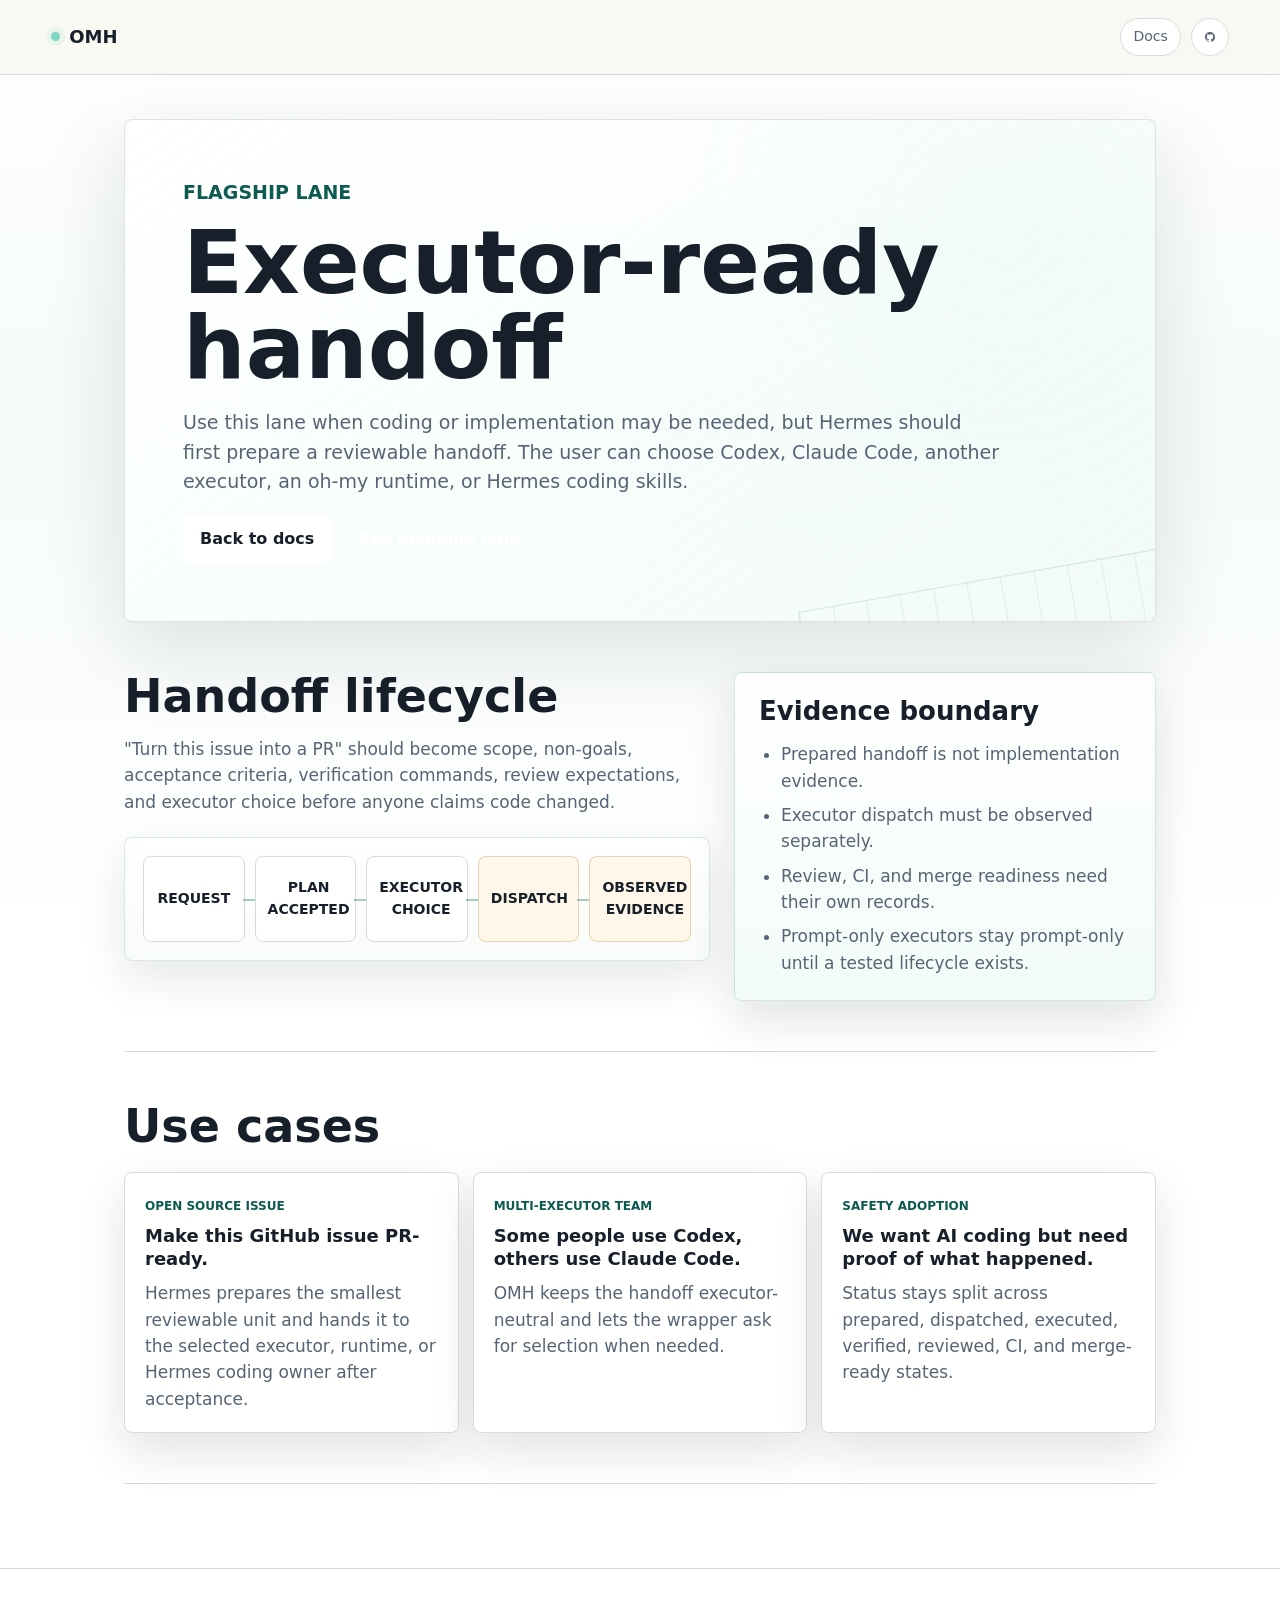
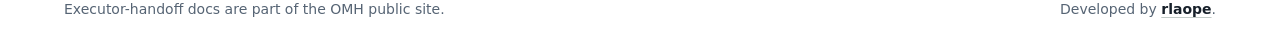
<file: site/docs/executor-handoff/index.html>
<!doctype html>
<html lang="en">
  <head>
    <meta charset="utf-8">
    <meta name="viewport" content="width=device-width, initial-scale=1">
    <title>OMH Executor-Ready Handoff</title>
    <meta name="description" content="OMH executor-ready handoff docs for Codex, Claude Code, oh-my runtimes, Hermes coding skills, and executor-neutral implementation plans.">
    <link rel="stylesheet" href="../../styles.css">
  </head>
  <body class="docs-page feature-page">
    <header class="topbar topbar--solid" aria-label="Primary">
      <a class="brand brand--link" href="../../">OMH</a>
      <nav class="nav" aria-label="Primary navigation">
        <a href="../">Docs</a>
        <a class="nav__icon" href="https://github.com/rlaope/oh-my-hermes" aria-label="Open OMH repository on GitHub" title="GitHub repository">
          <svg viewBox="0 0 24 24" aria-hidden="true"><path d="M12 2C6.48 2 2 6.58 2 12.22c0 4.52 2.87 8.35 6.85 9.7.5.09.68-.22.68-.49v-1.73c-2.78.62-3.37-1.37-3.37-1.37-.45-1.18-1.11-1.5-1.11-1.5-.91-.64.07-.63.07-.63 1 .07 1.53 1.06 1.53 1.06.9 1.56 2.35 1.11 2.92.85.09-.66.35-1.11.63-1.37-2.22-.26-4.55-1.14-4.55-5.06 0-1.12.39-2.03 1.03-2.75-.1-.26-.45-1.31.1-2.71 0 0 .84-.28 2.75 1.05A9.37 9.37 0 0 1 12 6.92c.85 0 1.7.12 2.5.35 1.9-1.33 2.74-1.05 2.74-1.05.55 1.4.2 2.45.1 2.71.64.72 1.03 1.63 1.03 2.75 0 3.93-2.34 4.79-4.57 5.05.36.32.68.94.68 1.9v2.8c0 .27.18.58.69.48A10.06 10.06 0 0 0 22 12.22C22 6.58 17.52 2 12 2Z"></path></svg>
        </a>
      </nav>
    </header>

    <main class="feature-shell">
      <header class="feature-hero">
        <p class="eyebrow">Flagship lane</p>
        <h1>Executor-ready handoff</h1>
        <p>
          Use this lane when coding or implementation may be needed, but Hermes
          should first prepare a reviewable handoff. The user can choose Codex,
          Claude Code, another executor, an oh-my runtime, or Hermes coding skills.
        </p>
        <div class="feature-actions">
          <a class="button button--primary" href="../">Back to docs</a>
          <a class="button" href="../intent-to-plan/">See planning lane</a>
        </div>
      </header>

      <section class="feature-section feature-section--split">
        <div class="feature-copy">
          <h2>Handoff lifecycle</h2>
          <p>
            "Turn this issue into a PR" should become scope, non-goals,
            acceptance criteria, verification commands, review expectations, and
            executor choice before anyone claims code changed.
          </p>
          <div class="feature-flow feature-flow--handoff" aria-label="Executor handoff flow">
            <span>request</span>
            <span>plan accepted</span>
            <span>executor choice</span>
            <span>dispatch</span>
            <span>observed evidence</span>
          </div>
        </div>
        <aside class="feature-contract">
          <h2>Evidence boundary</h2>
          <ul class="docs-list">
            <li>Prepared handoff is not implementation evidence.</li>
            <li>Executor dispatch must be observed separately.</li>
            <li>Review, CI, and merge readiness need their own records.</li>
            <li>Prompt-only executors stay prompt-only until a tested lifecycle exists.</li>
          </ul>
        </aside>
      </section>

      <section class="feature-section">
        <h2>Use cases</h2>
        <div class="usecase-grid">
          <article class="case-card">
            <span>Open source issue</span>
            <h3>Make this GitHub issue PR-ready.</h3>
            <p>Hermes prepares the smallest reviewable unit and hands it to the selected executor, runtime, or Hermes coding owner after acceptance.</p>
          </article>
          <article class="case-card">
            <span>Multi-executor team</span>
            <h3>Some people use Codex, others use Claude Code.</h3>
            <p>OMH keeps the handoff executor-neutral and lets the wrapper ask for selection when needed.</p>
          </article>
          <article class="case-card">
            <span>Safety adoption</span>
            <h3>We want AI coding but need proof of what happened.</h3>
            <p>Status stays split across prepared, dispatched, executed, verified, reviewed, CI, and merge-ready states.</p>
          </article>
        </div>
      </section>
    </main>

    <footer class="footer">
      <span>Executor-handoff docs are part of the OMH public site.</span>
      <span>Developed by <a href="https://github.com/rlaope">rlaope</a>.</span>
    </footer>
  </body>
</html>
</file>
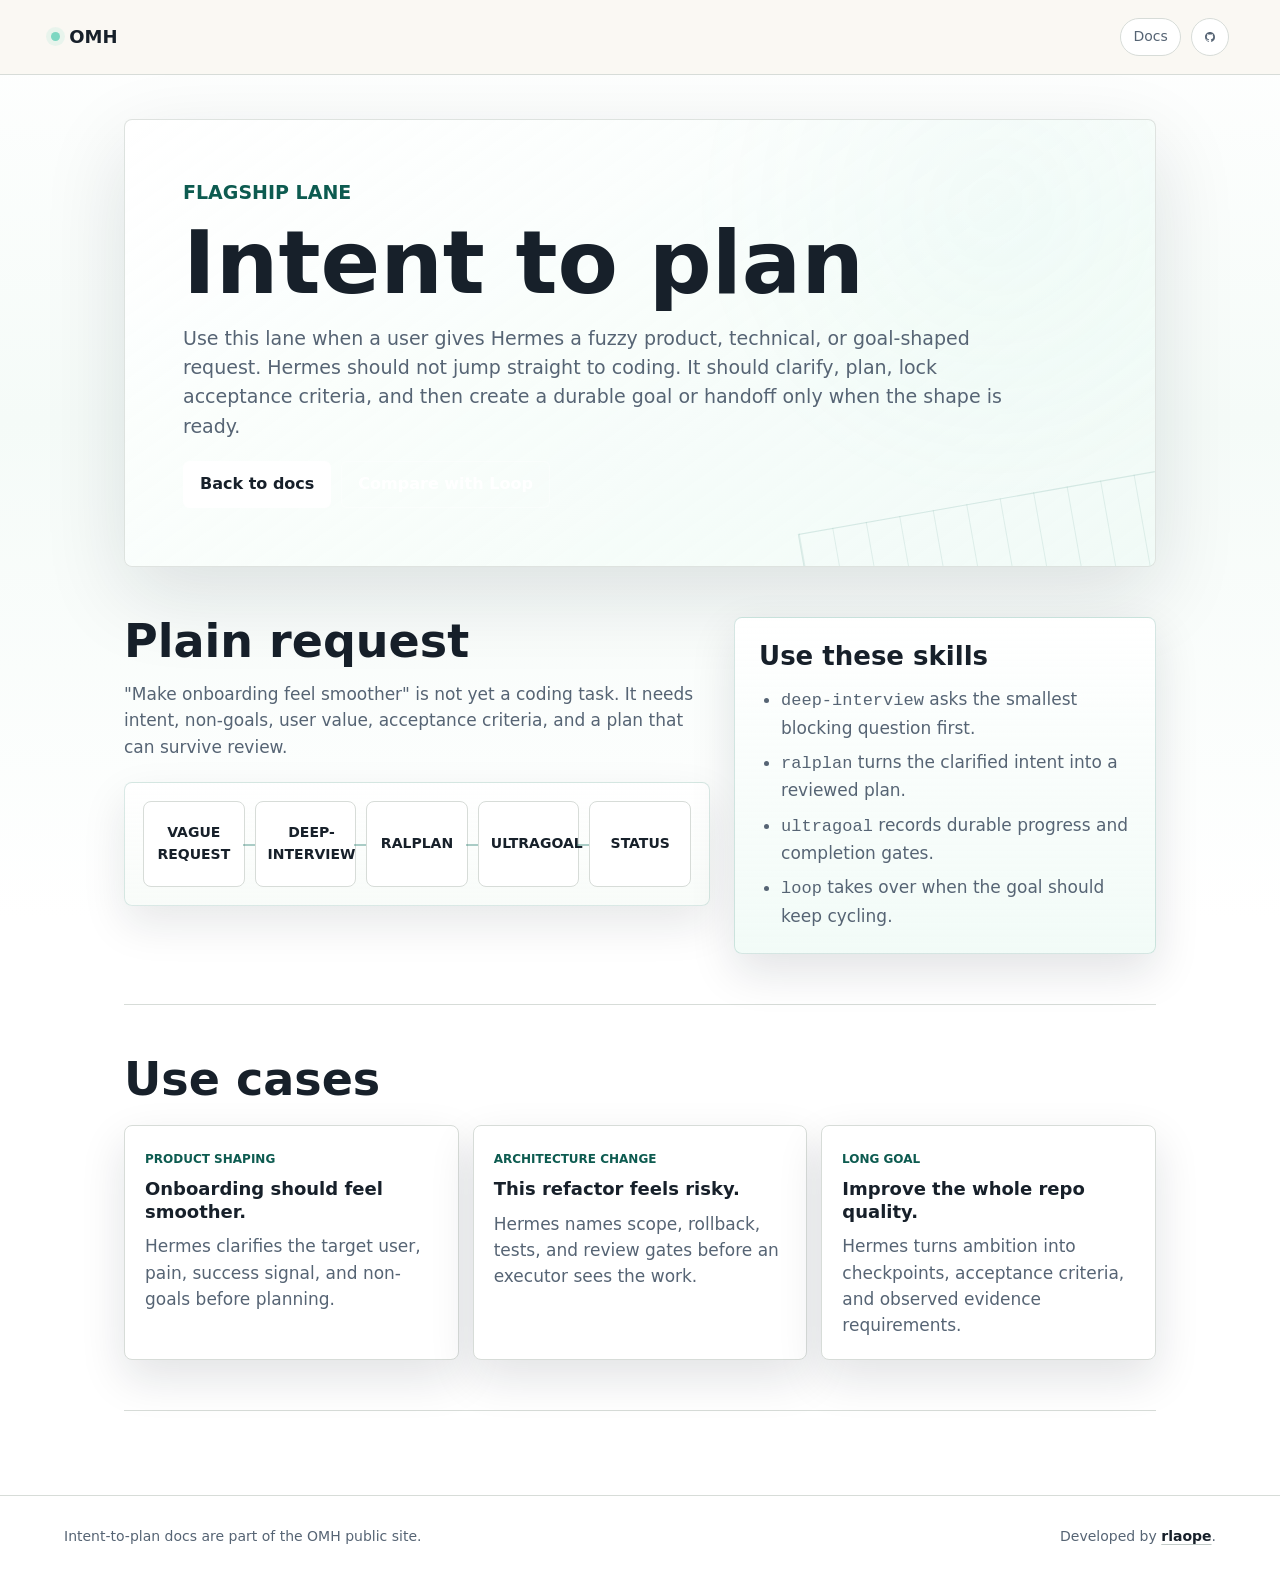
<file: site/docs/intent-to-plan/index.html>
<!doctype html>
<html lang="en">
  <head>
    <meta charset="utf-8">
    <meta name="viewport" content="width=device-width, initial-scale=1">
    <title>OMH Intent to Plan</title>
    <meta name="description" content="OMH intent-to-plan docs for deep-interview, ralplan, ultragoal, and loop workflows.">
    <link rel="stylesheet" href="../../styles.css">
  </head>
  <body class="docs-page feature-page">
    <header class="topbar topbar--solid" aria-label="Primary">
      <a class="brand brand--link" href="../../">OMH</a>
      <nav class="nav" aria-label="Primary navigation">
        <a href="../">Docs</a>
        <a class="nav__icon" href="https://github.com/rlaope/oh-my-hermes" aria-label="Open OMH repository on GitHub" title="GitHub repository">
          <svg viewBox="0 0 24 24" aria-hidden="true"><path d="M12 2C6.48 2 2 6.58 2 12.22c0 4.52 2.87 8.35 6.85 9.7.5.09.68-.22.68-.49v-1.73c-2.78.62-3.37-1.37-3.37-1.37-.45-1.18-1.11-1.5-1.11-1.5-.91-.64.07-.63.07-.63 1 .07 1.53 1.06 1.53 1.06.9 1.56 2.35 1.11 2.92.85.09-.66.35-1.11.63-1.37-2.22-.26-4.55-1.14-4.55-5.06 0-1.12.39-2.03 1.03-2.75-.1-.26-.45-1.31.1-2.71 0 0 .84-.28 2.75 1.05A9.37 9.37 0 0 1 12 6.92c.85 0 1.7.12 2.5.35 1.9-1.33 2.74-1.05 2.74-1.05.55 1.4.2 2.45.1 2.71.64.72 1.03 1.63 1.03 2.75 0 3.93-2.34 4.79-4.57 5.05.36.32.68.94.68 1.9v2.8c0 .27.18.58.69.48A10.06 10.06 0 0 0 22 12.22C22 6.58 17.52 2 12 2Z"></path></svg>
        </a>
      </nav>
    </header>

    <main class="feature-shell">
      <header class="feature-hero">
        <p class="eyebrow">Flagship lane</p>
        <h1>Intent to plan</h1>
        <p>
          Use this lane when a user gives Hermes a fuzzy product, technical, or
          goal-shaped request. Hermes should not jump straight to coding. It
          should clarify, plan, lock acceptance criteria, and then create a
          durable goal or handoff only when the shape is ready.
        </p>
        <div class="feature-actions">
          <a class="button button--primary" href="../">Back to docs</a>
          <a class="button" href="../loop/">Compare with Loop</a>
        </div>
      </header>

      <section class="feature-section feature-section--split">
        <div class="feature-copy">
          <h2>Plain request</h2>
          <p>
            "Make onboarding feel smoother" is not yet a coding task. It needs
            intent, non-goals, user value, acceptance criteria, and a plan that
            can survive review.
          </p>
          <div class="feature-flow" aria-label="Intent to plan flow">
            <span>vague request</span>
            <span>deep-interview</span>
            <span>ralplan</span>
            <span>ultragoal</span>
            <span>status</span>
          </div>
        </div>
        <aside class="feature-contract">
          <h2>Use these skills</h2>
          <ul class="docs-list">
            <li><code>deep-interview</code> asks the smallest blocking question first.</li>
            <li><code>ralplan</code> turns the clarified intent into a reviewed plan.</li>
            <li><code>ultragoal</code> records durable progress and completion gates.</li>
            <li><code>loop</code> takes over when the goal should keep cycling.</li>
          </ul>
        </aside>
      </section>

      <section class="feature-section">
        <h2>Use cases</h2>
        <div class="usecase-grid">
          <article class="case-card">
            <span>Product shaping</span>
            <h3>Onboarding should feel smoother.</h3>
            <p>Hermes clarifies the target user, pain, success signal, and non-goals before planning.</p>
          </article>
          <article class="case-card">
            <span>Architecture change</span>
            <h3>This refactor feels risky.</h3>
            <p>Hermes names scope, rollback, tests, and review gates before an executor sees the work.</p>
          </article>
          <article class="case-card">
            <span>Long goal</span>
            <h3>Improve the whole repo quality.</h3>
            <p>Hermes turns ambition into checkpoints, acceptance criteria, and observed evidence requirements.</p>
          </article>
        </div>
      </section>
    </main>

    <footer class="footer">
      <span>Intent-to-plan docs are part of the OMH public site.</span>
      <span>Developed by <a href="https://github.com/rlaope">rlaope</a>.</span>
    </footer>
  </body>
</html>
</file>
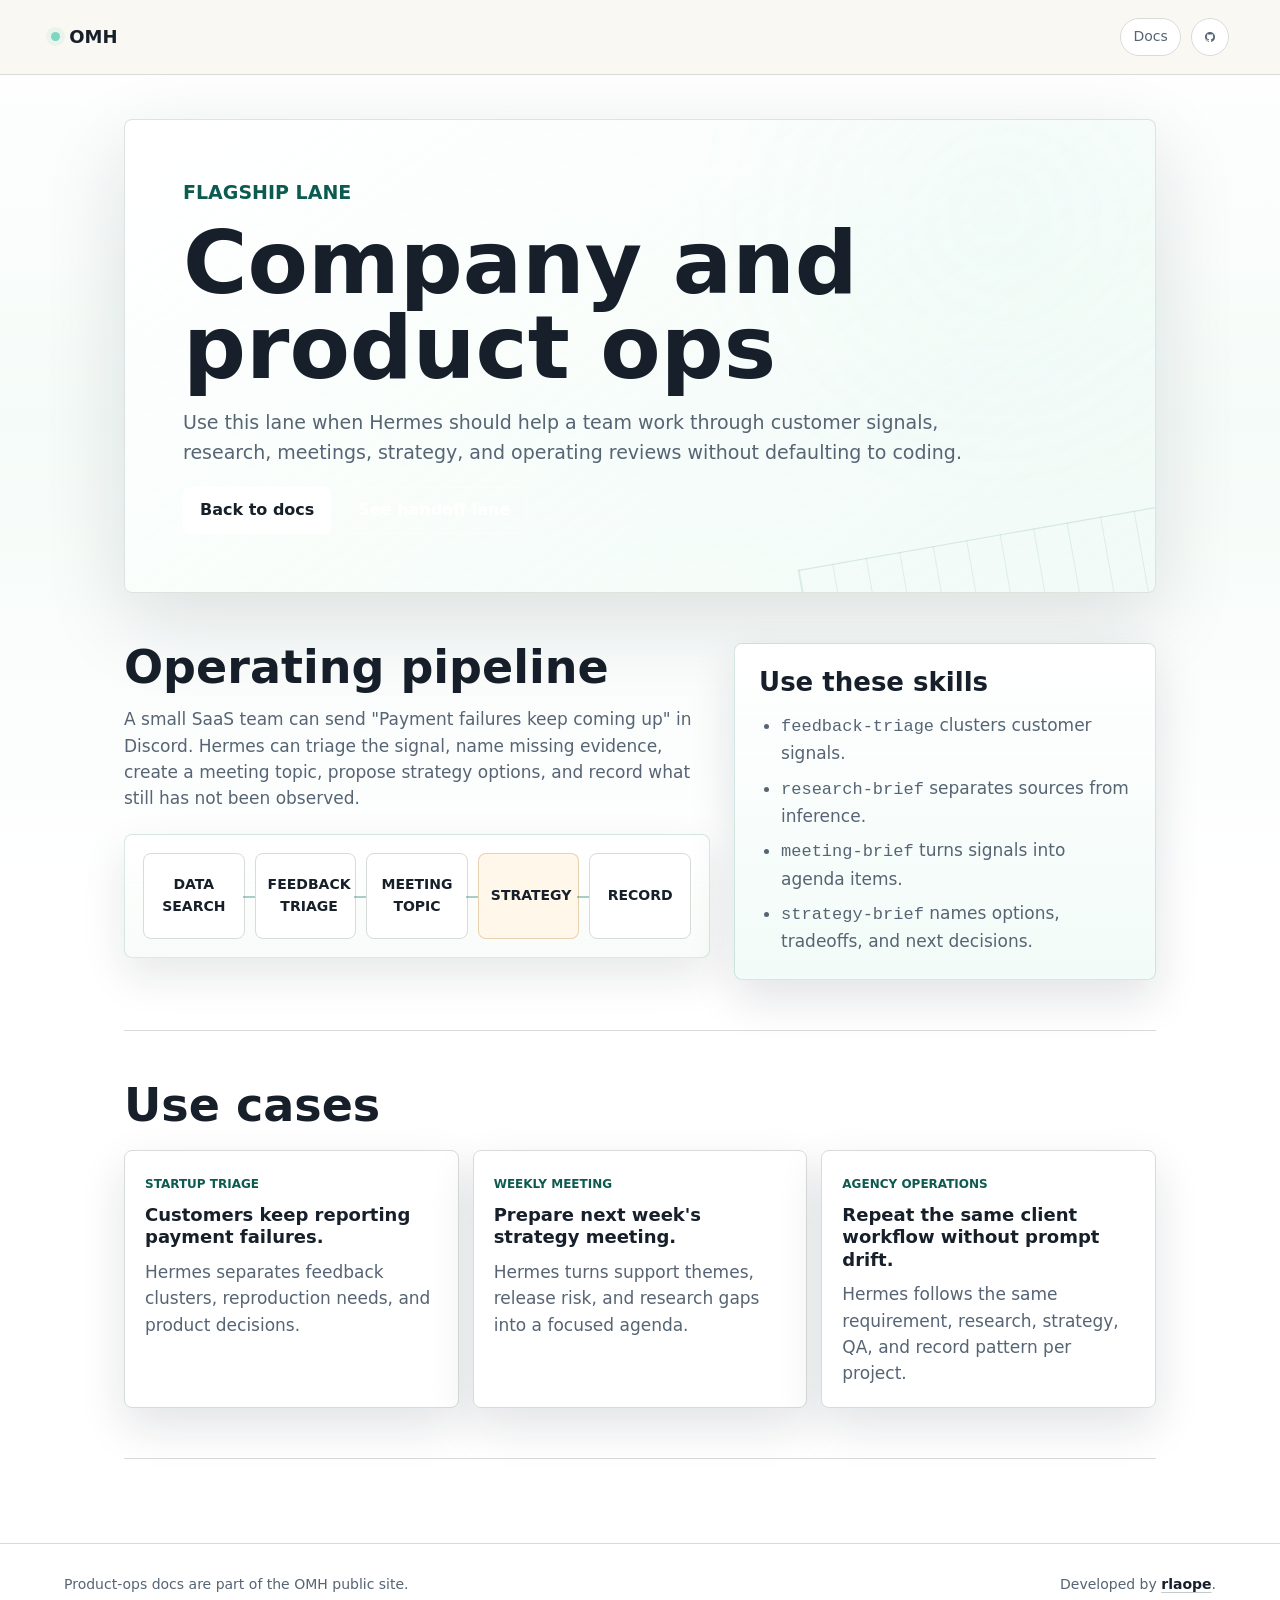
<file: site/docs/product-ops/index.html>
<!doctype html>
<html lang="en">
  <head>
    <meta charset="utf-8">
    <meta name="viewport" content="width=device-width, initial-scale=1">
    <title>OMH Company and Product Ops</title>
    <meta name="description" content="OMH company and product operations docs for feedback triage, research briefs, meeting briefs, and strategy briefs.">
    <link rel="stylesheet" href="../../styles.css">
  </head>
  <body class="docs-page feature-page">
    <header class="topbar topbar--solid" aria-label="Primary">
      <a class="brand brand--link" href="../../">OMH</a>
      <nav class="nav" aria-label="Primary navigation">
        <a href="../">Docs</a>
        <a class="nav__icon" href="https://github.com/rlaope/oh-my-hermes" aria-label="Open OMH repository on GitHub" title="GitHub repository">
          <svg viewBox="0 0 24 24" aria-hidden="true"><path d="M12 2C6.48 2 2 6.58 2 12.22c0 4.52 2.87 8.35 6.85 9.7.5.09.68-.22.68-.49v-1.73c-2.78.62-3.37-1.37-3.37-1.37-.45-1.18-1.11-1.5-1.11-1.5-.91-.64.07-.63.07-.63 1 .07 1.53 1.06 1.53 1.06.9 1.56 2.35 1.11 2.92.85.09-.66.35-1.11.63-1.37-2.22-.26-4.55-1.14-4.55-5.06 0-1.12.39-2.03 1.03-2.75-.1-.26-.45-1.31.1-2.71 0 0 .84-.28 2.75 1.05A9.37 9.37 0 0 1 12 6.92c.85 0 1.7.12 2.5.35 1.9-1.33 2.74-1.05 2.74-1.05.55 1.4.2 2.45.1 2.71.64.72 1.03 1.63 1.03 2.75 0 3.93-2.34 4.79-4.57 5.05.36.32.68.94.68 1.9v2.8c0 .27.18.58.69.48A10.06 10.06 0 0 0 22 12.22C22 6.58 17.52 2 12 2Z"></path></svg>
        </a>
      </nav>
    </header>

    <main class="feature-shell">
      <header class="feature-hero">
        <p class="eyebrow">Flagship lane</p>
        <h1>Company and product ops</h1>
        <p>
          Use this lane when Hermes should help a team work through customer
          signals, research, meetings, strategy, and operating reviews without
          defaulting to coding.
        </p>
        <div class="feature-actions">
          <a class="button button--primary" href="../">Back to docs</a>
          <a class="button" href="../executor-handoff/">See handoff lane</a>
        </div>
      </header>

      <section class="feature-section feature-section--split">
        <div class="feature-copy">
          <h2>Operating pipeline</h2>
          <p>
            A small SaaS team can send "Payment failures keep coming up" in
            Discord. Hermes can triage the signal, name missing evidence, create
            a meeting topic, propose strategy options, and record what still has
            not been observed.
          </p>
          <div class="feature-flow feature-flow--ops" aria-label="Company operation flow">
            <span>data search</span>
            <span>feedback triage</span>
            <span>meeting topic</span>
            <span>strategy</span>
            <span>record</span>
          </div>
        </div>
        <aside class="feature-contract">
          <h2>Use these skills</h2>
          <ul class="docs-list">
            <li><code>feedback-triage</code> clusters customer signals.</li>
            <li><code>research-brief</code> separates sources from inference.</li>
            <li><code>meeting-brief</code> turns signals into agenda items.</li>
            <li><code>strategy-brief</code> names options, tradeoffs, and next decisions.</li>
          </ul>
        </aside>
      </section>

      <section class="feature-section">
        <h2>Use cases</h2>
        <div class="usecase-grid">
          <article class="case-card">
            <span>Startup triage</span>
            <h3>Customers keep reporting payment failures.</h3>
            <p>Hermes separates feedback clusters, reproduction needs, and product decisions.</p>
          </article>
          <article class="case-card">
            <span>Weekly meeting</span>
            <h3>Prepare next week's strategy meeting.</h3>
            <p>Hermes turns support themes, release risk, and research gaps into a focused agenda.</p>
          </article>
          <article class="case-card">
            <span>Agency operations</span>
            <h3>Repeat the same client workflow without prompt drift.</h3>
            <p>Hermes follows the same requirement, research, strategy, QA, and record pattern per project.</p>
          </article>
        </div>
      </section>
    </main>

    <footer class="footer">
      <span>Product-ops docs are part of the OMH public site.</span>
      <span>Developed by <a href="https://github.com/rlaope">rlaope</a>.</span>
    </footer>
  </body>
</html>
</file>
<file: site/styles.css>
:root {
  color-scheme: light;
  --ink: #17202a;
  --muted: #566474;
  --paper: #f7f7f2;
  --surface: #ffffff;
  --line: #d7dcd8;
  --accent: #197466;
  --accent-strong: #0d5b50;
  --gold: #b36b16;
  --blue: #315d8c;
  --night: #0f1822;
  --shadow: 0 18px 46px rgba(16, 28, 40, 0.12);
  --shadow-strong: 0 30px 90px rgba(8, 18, 28, 0.3);
  --glass-line: rgba(255, 255, 255, 0.28);
  --green-glow: rgba(126, 215, 194, 0.36);
}

* {
  box-sizing: border-box;
}

html {
  scroll-behavior: smooth;
}

body {
  margin: 0;
  background:
    linear-gradient(180deg, rgba(238, 250, 245, 0.7), transparent 420px),
    var(--paper);
  color: var(--ink);
  font-family:
    Inter,
    ui-sans-serif,
    system-ui,
    -apple-system,
    BlinkMacSystemFont,
    "Segoe UI",
    sans-serif;
  line-height: 1.55;
}

a {
  color: inherit;
}

.topbar {
  position: fixed;
  inset: 0 0 auto 0;
  z-index: 10;
  display: flex;
  align-items: center;
  justify-content: space-between;
  gap: 24px;
  padding: 18px clamp(20px, 4vw, 58px);
  color: #ffffff;
}

.topbar,
.nav a,
.button,
.card,
.case-card,
.flagship-item,
.loop-spotlight,
.loop-visual,
.feature-hero,
.feature-contract,
.playbook-row,
.lifecycle-step,
.role-card,
.evidence-row,
.arch-node,
.command {
  transform-style: preserve-3d;
}

.brand {
  display: inline-flex;
  align-items: center;
  gap: 9px;
  font-weight: 800;
  font-size: 18px;
}

.brand::before {
  content: "";
  width: 9px;
  height: 9px;
  border-radius: 50%;
  background: #7ed7c2;
  box-shadow: 0 0 0 5px rgba(126, 215, 194, 0.14);
}

.brand--link {
  text-decoration: none;
}

.nav {
  display: flex;
  flex-wrap: wrap;
  gap: 10px;
  color: rgba(255, 255, 255, 0.9);
  font-size: 14px;
}

.nav a {
  min-height: 36px;
  display: inline-flex;
  align-items: center;
  justify-content: center;
  padding: 7px 12px;
  border: 1px solid rgba(255, 255, 255, 0.2);
  border-radius: 999px;
  background: rgba(255, 255, 255, 0.08);
  backdrop-filter: blur(10px);
  text-decoration: none;
  transition:
    background 160ms ease,
    border-color 160ms ease,
    transform 160ms ease,
    box-shadow 160ms ease;
}

.nav a:hover {
  transform: translateY(-1px);
  color: #ffffff;
  border-color: rgba(255, 255, 255, 0.42);
  background: rgba(255, 255, 255, 0.15);
  box-shadow: 0 12px 28px rgba(0, 0, 0, 0.18);
}

.nav__icon {
  width: 38px;
  padding: 0;
}

.nav__icon svg {
  width: 18px;
  height: 18px;
  fill: currentColor;
}

.nav a:active {
  transform: translateY(1px);
}

.topbar--solid {
  position: sticky;
  color: var(--ink);
  background: rgba(250, 248, 243, 0.96);
  border-bottom: 1px solid var(--line);
  backdrop-filter: blur(12px);
}

.topbar--solid .nav {
  color: var(--muted);
}

.topbar--solid .nav a {
  border-color: var(--line);
  background: #ffffff;
}

.topbar--solid .nav a:hover,
.topbar--solid .nav a[aria-current="page"] {
  border-color: #adc5bc;
  background: #eefaf5;
  color: var(--ink);
}

.hero {
  position: relative;
  min-height: 92vh;
  display: grid;
  grid-template-columns: minmax(0, 0.95fr) minmax(320px, 0.78fr);
  gap: clamp(28px, 5vw, 78px);
  align-items: center;
  overflow: hidden;
  padding: 112px clamp(20px, 5vw, 74px) 7vh;
  color: #ffffff;
  perspective: 1400px;
  background:
    linear-gradient(90deg, rgba(12, 23, 32, 0.96), rgba(13, 31, 38, 0.78) 46%, rgba(18, 32, 38, 0.36)),
    url("assets/hermes-agent-hero.png") center right / cover no-repeat;
}

.hero::before,
.hero::after {
  content: "";
  position: absolute;
  pointer-events: none;
}

.hero::before {
  inset: 0;
  background:
    linear-gradient(115deg, rgba(126, 215, 194, 0.16), transparent 26%),
    repeating-linear-gradient(
      90deg,
      rgba(255, 255, 255, 0.035) 0 1px,
      transparent 1px 96px
    );
  mix-blend-mode: screen;
  opacity: 0.9;
  animation: heroSheen 14s ease-in-out infinite alternate;
}

.hero::after {
  width: 46vw;
  height: 54vh;
  right: -14vw;
  bottom: -12vh;
  border: 1px solid rgba(126, 215, 194, 0.24);
  background:
    linear-gradient(135deg, rgba(255, 255, 255, 0.08), rgba(126, 215, 194, 0.05)),
    linear-gradient(180deg, rgba(11, 35, 38, 0.52), rgba(11, 18, 28, 0));
  transform: rotate(-9deg) skewX(-12deg);
  opacity: 0.74;
}

.hero__content {
  position: relative;
  z-index: 1;
  max-width: 820px;
}

.hero-stage {
  position: relative;
  z-index: 1;
  min-height: 560px;
  transform-style: preserve-3d;
}

.stage-grid {
  position: absolute;
  inset: 18% -4% 2% 6%;
  border: 1px solid rgba(126, 215, 194, 0.18);
  background:
    linear-gradient(rgba(126, 215, 194, 0.18) 1px, transparent 1px),
    linear-gradient(90deg, rgba(126, 215, 194, 0.16) 1px, transparent 1px);
  background-size: 32px 32px;
  opacity: 0.38;
  transform: rotateX(64deg) rotateZ(-8deg) translateY(82px);
  transform-origin: center bottom;
  animation: gridBreathe 7s ease-in-out infinite;
}

.workflow-console {
  position: absolute;
  inset: 8% 2% auto auto;
  width: min(100%, 470px);
  min-height: 420px;
  overflow: hidden;
  border: 1px solid var(--glass-line);
  border-radius: 8px;
  background:
    linear-gradient(145deg, rgba(255, 255, 255, 0.18), rgba(255, 255, 255, 0.05)),
    rgba(11, 24, 34, 0.68);
  box-shadow:
    var(--shadow-strong),
    inset 0 1px 0 rgba(255, 255, 255, 0.18);
  backdrop-filter: blur(18px) saturate(130%);
  transform: rotateY(-14deg) rotateX(7deg) translateZ(28px);
  animation: floatPanel 6.5s ease-in-out infinite;
}

.workflow-console::after {
  content: "";
  position: absolute;
  inset: -40% 55% -40% -28%;
  background: linear-gradient(90deg, transparent, rgba(255, 255, 255, 0.2), transparent);
  transform: rotate(18deg);
  animation: glassSweep 5.8s ease-in-out infinite;
}

.console-top {
  position: relative;
  z-index: 1;
  display: flex;
  align-items: center;
  gap: 8px;
  min-height: 46px;
  padding: 0 16px;
  border-bottom: 1px solid rgba(255, 255, 255, 0.15);
  background: rgba(255, 255, 255, 0.08);
}

.console-top span {
  width: 9px;
  height: 9px;
  border-radius: 50%;
  background: rgba(255, 255, 255, 0.42);
}

.console-top span:first-child {
  background: #7ed7c2;
  box-shadow: 0 0 18px var(--green-glow);
}

.console-top strong {
  margin-left: auto;
  color: rgba(255, 255, 255, 0.76);
  font-size: 12px;
  letter-spacing: 0;
  text-transform: uppercase;
}

.console-screen {
  position: relative;
  z-index: 1;
  display: grid;
  gap: 14px;
  padding: 18px;
}

.scan-line {
  position: absolute;
  left: 0;
  right: 0;
  top: 18px;
  height: 1px;
  background: linear-gradient(90deg, transparent, rgba(126, 215, 194, 0.82), transparent);
  animation: scanLine 3.8s linear infinite;
}

.console-route {
  padding: 14px;
  border: 1px solid rgba(255, 255, 255, 0.14);
  border-radius: 8px;
  background: rgba(255, 255, 255, 0.08);
  box-shadow: inset 0 1px 0 rgba(255, 255, 255, 0.1);
}

.console-route--active {
  border-color: rgba(126, 215, 194, 0.54);
  background: rgba(25, 116, 102, 0.2);
}

.console-route span,
.console-footer span,
.status-deck span {
  display: block;
  color: rgba(255, 255, 255, 0.58);
  font-size: 11px;
  font-weight: 900;
  letter-spacing: 0;
  text-transform: uppercase;
}

.console-route strong {
  display: block;
  margin-top: 4px;
  color: #ffffff;
  font-size: 18px;
  line-height: 1.2;
}

.console-flow {
  display: grid;
  grid-template-columns: repeat(4, minmax(0, 1fr));
  gap: 8px;
}

.console-flow span {
  min-height: 38px;
  display: grid;
  place-items: center;
  border: 1px solid rgba(126, 215, 194, 0.22);
  border-radius: 6px;
  background: rgba(7, 20, 29, 0.42);
  color: rgba(255, 255, 255, 0.78);
  font-size: 12px;
  font-weight: 800;
}

.console-footer {
  position: relative;
  z-index: 1;
  display: grid;
  grid-template-columns: auto 1fr auto;
  gap: 12px;
  align-items: center;
  padding: 14px 18px 18px;
}

.flow-track {
  height: 6px;
  overflow: hidden;
  border-radius: 999px;
  background: rgba(255, 255, 255, 0.12);
}

.flow-track i {
  display: block;
  width: 48%;
  height: 100%;
  border-radius: inherit;
  background: linear-gradient(90deg, #7ed7c2, #f0b86e);
  animation: railProgress 3.6s ease-in-out infinite;
}

.status-deck {
  position: absolute;
  top: calc(8% + 438px);
  right: 2%;
  z-index: 2;
  display: grid;
  grid-template-columns: repeat(3, minmax(0, 1fr));
  gap: 10px;
  width: min(100%, 470px);
  transform: rotateY(-10deg) rotateX(2deg) translateZ(34px);
}

.status-deck div {
  padding: 13px 15px;
  border: 1px solid rgba(255, 255, 255, 0.22);
  border-radius: 8px;
  background: rgba(255, 255, 255, 0.13);
  box-shadow: 0 18px 46px rgba(0, 0, 0, 0.22);
  backdrop-filter: blur(16px);
  animation: cardLift 4.8s ease-in-out infinite;
}

.status-deck div:nth-child(2) {
  animation-delay: 220ms;
}

.status-deck div:nth-child(3) {
  animation-delay: 440ms;
}

.status-deck strong {
  display: block;
  margin-top: 2px;
  color: #ffffff;
  font-size: 14px;
}

.eyebrow {
  margin: 0 0 14px;
  color: rgba(255, 255, 255, 0.78);
  font-size: 14px;
  font-weight: 700;
  text-transform: uppercase;
  letter-spacing: 0;
}

h1,
h2,
h3,
p {
  margin-top: 0;
}

h1 {
  margin-bottom: 20px;
  font-size: clamp(64px, 12vw, 138px);
  line-height: 0.92;
  letter-spacing: 0;
}

.lead {
  max-width: 680px;
  margin-bottom: 24px;
  color: rgba(255, 255, 255, 0.9);
  font-size: clamp(19px, 2vw, 25px);
}

.hero-command,
.hero-prompt {
  max-width: min(100%, 760px);
  margin-bottom: 14px;
  overflow-x: auto;
  padding: 18px 20px;
  border: 1px solid rgba(255, 255, 255, 0.28);
  border-radius: 8px;
  background:
    linear-gradient(180deg, rgba(13, 22, 31, 0.82), rgba(10, 16, 24, 0.74));
  box-shadow: 0 20px 54px rgba(0, 0, 0, 0.24);
  backdrop-filter: blur(18px);
  transition:
    border-color 160ms ease,
    box-shadow 160ms ease,
    transform 160ms ease;
}

.hero-command:hover,
.hero-prompt:hover,
.hero-command:focus,
.hero-prompt:focus {
  transform: translateY(-2px);
  border-color: rgba(126, 215, 194, 0.48);
  box-shadow: 0 26px 64px rgba(0, 0, 0, 0.3);
}

.hero-prompt {
  padding: 14px 18px;
  border-color: rgba(126, 215, 194, 0.34);
  background: rgba(13, 49, 47, 0.58);
  box-shadow: none;
}

.hero-command span,
.hero-prompt span {
  display: block;
  margin-bottom: 8px;
  color: rgba(255, 255, 255, 0.72);
  font-size: 12px;
  font-weight: 800;
  text-transform: uppercase;
  letter-spacing: 0;
}

.hero-command code,
.hero-prompt code {
  font-family:
    "SFMono-Regular",
    Consolas,
    "Liberation Mono",
    monospace;
  color: #f5fbff;
  font-size: 15px;
  white-space: pre-wrap;
  overflow-wrap: anywhere;
}

.hero-prompt code {
  white-space: normal;
}

.hero-proof {
  display: flex;
  flex-wrap: wrap;
  gap: 8px;
  margin-bottom: 20px;
}

.hero-proof span {
  padding: 7px 10px;
  border: 1px solid rgba(255, 255, 255, 0.22);
  border-radius: 999px;
  background: rgba(255, 255, 255, 0.09);
  color: rgba(255, 255, 255, 0.82);
  font-size: 13px;
  font-weight: 800;
  backdrop-filter: blur(12px);
}

.actions {
  display: flex;
  flex-wrap: wrap;
  gap: 12px;
}

.button {
  min-height: 44px;
  display: inline-flex;
  align-items: center;
  justify-content: center;
  padding: 10px 16px;
  border: 1px solid rgba(255, 255, 255, 0.34);
  border-radius: 6px;
  background: rgba(255, 255, 255, 0.11);
  color: #ffffff;
  text-decoration: none;
  font-weight: 700;
  transition:
    background 140ms ease,
    border-color 140ms ease,
    transform 140ms ease;
}

.button:hover {
  transform: translateY(-1px);
  border-color: rgba(255, 255, 255, 0.56);
  background: rgba(255, 255, 255, 0.18);
}

.button:active {
  transform: translateY(1px) scale(0.99);
}

.button:focus-visible,
.nav a:focus-visible,
.hero-command:focus-visible,
.hero-prompt:focus-visible,
.command:focus-visible,
.doc-tile:focus-visible {
  outline: 3px solid rgba(126, 215, 194, 0.62);
  outline-offset: 3px;
}

.button--primary {
  border-color: #ffffff;
  background: #ffffff;
  color: #17202a;
}

.button--primary:hover {
  border-color: #ffffff;
  background: #eefaf5;
  color: #0d342f;
}

.section {
  padding: 78px clamp(20px, 5vw, 74px);
}

.section--usage {
  background:
    linear-gradient(180deg, #ffffff 0, #f4f8f7 100%);
}

.section--light {
  background:
    linear-gradient(180deg, #ffffff, #f9fbf8);
}

.section__header {
  max-width: 820px;
  margin-bottom: 34px;
}

.section h2 {
  margin-bottom: 12px;
  font-size: clamp(30px, 4vw, 48px);
  line-height: 1.08;
  letter-spacing: 0;
}

.section__header p {
  color: var(--muted);
  font-size: 18px;
}

.grid {
  display: grid;
  grid-template-columns: repeat(3, minmax(0, 1fr));
  gap: 16px;
}

.card {
  min-height: 190px;
  padding: 24px;
  border: 1px solid var(--line);
  border-radius: 8px;
  background:
    linear-gradient(180deg, rgba(255, 255, 255, 0.96), rgba(248, 252, 249, 0.94));
  box-shadow: var(--shadow);
  transition:
    border-color 180ms ease,
    box-shadow 180ms ease,
    transform 180ms ease;
}

.card:hover {
  transform: translateY(-4px) rotateX(1deg);
  border-color: rgba(25, 116, 102, 0.28);
  box-shadow: 0 24px 60px rgba(16, 28, 40, 0.17);
}

.card h3 {
  margin-bottom: 10px;
  font-size: 19px;
  letter-spacing: 0;
}

.card p,
.card li {
  color: var(--muted);
}

.card ul {
  margin: 0;
  padding-left: 20px;
}

.band {
  display: grid;
  grid-template-columns: 1.05fr 0.95fr;
  gap: 36px;
  align-items: start;
}

.command {
  overflow-x: auto;
  padding: 20px;
  border: 1px solid #263442;
  border-radius: 8px;
  background:
    linear-gradient(145deg, rgba(21, 33, 45, 0.98), rgba(11, 18, 28, 0.98));
  color: #e8f0f7;
  box-shadow: var(--shadow);
  transition:
    border-color 160ms ease,
    box-shadow 160ms ease,
    transform 160ms ease;
}

.command:hover,
.command:focus {
  transform: translateY(-2px);
  border-color: rgba(126, 215, 194, 0.42);
  box-shadow: 0 24px 62px rgba(16, 28, 40, 0.2);
}

.command code {
  font-family:
    "SFMono-Regular",
    Consolas,
    "Liberation Mono",
    monospace;
  font-size: 14px;
  white-space: pre-wrap;
  overflow-wrap: anywhere;
}

.command--inline {
  margin-top: 22px;
}

.usage-story {
  max-width: 920px;
}

.usage-story .eyebrow {
  color: var(--accent-strong);
}

.usage-story blockquote {
  margin: 0 0 22px;
  padding: 0 0 0 20px;
  border-left: 4px solid var(--gold);
  color: var(--night);
  font-size: clamp(28px, 4vw, 48px);
  font-weight: 850;
  line-height: 1.08;
}

.usage-story p {
  max-width: 820px;
  color: var(--muted);
  font-size: 17px;
}

.usage-story p:last-child {
  margin-bottom: 0;
}

.usage-story code {
  color: var(--accent-strong);
  font-weight: 700;
}

.steps {
  display: grid;
  gap: 12px;
}

.step {
  display: grid;
  grid-template-columns: 36px 1fr;
  gap: 14px;
  align-items: start;
}

.step__num {
  width: 36px;
  height: 36px;
  display: grid;
  place-items: center;
  border-radius: 50%;
  background: var(--accent);
  color: #ffffff;
  font-weight: 800;
}

.step h3 {
  margin-bottom: 4px;
  font-size: 18px;
}

.step p {
  color: var(--muted);
}

.pillrow {
  display: flex;
  flex-wrap: wrap;
  gap: 8px;
}

.pill {
  padding: 6px 10px;
  border: 1px solid var(--line);
  border-radius: 999px;
  background: #fffaf0;
  color: #4b5563;
  font-size: 13px;
  font-weight: 700;
}

.section--poster {
  background:
    radial-gradient(circle at 82% 8%, rgba(126, 215, 194, 0.18), transparent 30%),
    linear-gradient(180deg, #071019, #101922);
  color: #ffffff;
}

.section__header--poster p,
.section--poster .section__header p {
  color: rgba(224, 239, 245, 0.78);
}

.section--poster .eyebrow {
  color: #7ed7c2;
}

.loop-spotlight {
  position: relative;
  display: grid;
  grid-template-columns: minmax(0, 0.92fr) minmax(320px, 1.08fr);
  gap: 28px;
  align-items: center;
  overflow: hidden;
  margin-bottom: 24px;
  padding: 28px;
  border: 1px solid rgba(126, 215, 194, 0.28);
  border-radius: 8px;
  background:
    linear-gradient(135deg, rgba(255, 255, 255, 0.12), rgba(126, 215, 194, 0.1)),
    radial-gradient(circle at 82% 24%, rgba(126, 215, 194, 0.22), transparent 34%);
  box-shadow: 0 26px 74px rgba(0, 0, 0, 0.24);
}

.loop-spotlight::before {
  content: "";
  position: absolute;
  inset: -45% auto -35% 58%;
  width: 260px;
  border: 1px solid rgba(126, 215, 194, 0.16);
  background:
    repeating-linear-gradient(
      90deg,
      rgba(126, 215, 194, 0.1) 0 1px,
      transparent 1px 28px
    );
  transform: rotate(-13deg);
  opacity: 0.7;
}

.loop-spotlight--docs {
  margin: 22px 0;
  border-color: rgba(25, 116, 102, 0.22);
  background:
    linear-gradient(135deg, rgba(255, 255, 255, 0.94), rgba(238, 250, 245, 0.84)),
    radial-gradient(circle at 82% 24%, rgba(126, 215, 194, 0.2), transparent 34%);
  box-shadow: 0 26px 74px rgba(16, 28, 40, 0.13);
  color: var(--ink);
}

.loop-spotlight--docs p {
  color: var(--muted);
}

.loop-spotlight__copy {
  position: relative;
  z-index: 1;
}

.new-badge {
  display: inline-flex;
  align-items: center;
  justify-content: center;
  min-height: 28px;
  padding: 5px 10px;
  border: 1px solid rgba(240, 184, 110, 0.3);
  border-radius: 999px;
  background: rgba(255, 248, 234, 0.96);
  color: var(--gold);
  font-size: 12px;
  font-weight: 900;
  text-transform: uppercase;
}

.loop-spotlight h3 {
  margin: 12px 0 10px;
  font-size: clamp(42px, 7vw, 76px);
  line-height: 0.95;
}

.loop-spotlight p {
  max-width: 690px;
  color: rgba(224, 239, 245, 0.82);
  font-size: 17px;
}

.loop-actions,
.feature-actions {
  display: flex;
  flex-wrap: wrap;
  gap: 10px;
  margin-top: 20px;
}

.loop-visual {
  position: relative;
  z-index: 1;
  min-height: 270px;
  display: grid;
  grid-template-columns: repeat(4, minmax(0, 1fr));
  gap: 12px;
  padding: 20px;
  border: 1px solid rgba(126, 215, 194, 0.22);
  border-radius: 8px;
  background:
    linear-gradient(145deg, rgba(15, 24, 34, 0.96), rgba(20, 70, 68, 0.86));
  box-shadow:
    inset 0 1px 0 rgba(255, 255, 255, 0.08),
    0 26px 70px rgba(16, 28, 40, 0.22);
  color: #ffffff;
  perspective: 900px;
}

.loop-visual::before {
  content: "";
  position: absolute;
  inset: 50% 34px auto;
  height: 2px;
  background: linear-gradient(90deg, #7ed7c2, #f0b86e, #7ed7c2);
  box-shadow: 0 0 22px rgba(126, 215, 194, 0.36);
}

.loop-visual span {
  position: relative;
  display: grid;
  place-items: center;
  min-height: 68px;
  padding: 10px;
  border: 1px solid rgba(126, 215, 194, 0.28);
  border-radius: 8px;
  background: rgba(255, 255, 255, 0.1);
  color: #eefaf5;
  font-weight: 900;
  text-align: center;
  text-transform: uppercase;
  transform: translateZ(0);
  transition:
    background 170ms ease,
    border-color 170ms ease,
    transform 170ms ease;
}

.loop-visual span:hover {
  transform: translateY(-5px) translateZ(24px);
  border-color: rgba(240, 184, 110, 0.54);
  background: rgba(126, 215, 194, 0.18);
}

.loop-visual span:nth-child(1),
.loop-visual span:nth-child(8) {
  background: rgba(240, 184, 110, 0.18);
}

.flagship-showcase {
  display: grid;
  grid-template-columns: minmax(0, 1.15fr) minmax(320px, 0.85fr);
  gap: clamp(22px, 4vw, 48px);
  align-items: center;
}

.poster-frame {
  margin: 0;
}

.poster-frame img {
  display: block;
  width: 100%;
  height: auto;
  border: 1px solid rgba(126, 215, 194, 0.28);
  border-radius: 8px;
  background: #050b10;
  box-shadow: 0 30px 90px rgba(0, 0, 0, 0.42);
}

.flagship-list {
  display: grid;
  gap: 14px;
}

.flagship-item {
  display: block;
  min-height: 164px;
  padding: 22px;
  border: 1px solid rgba(126, 215, 194, 0.24);
  border-radius: 8px;
  background:
    linear-gradient(180deg, rgba(255, 255, 255, 0.08), rgba(255, 255, 255, 0.03));
  box-shadow: 0 20px 54px rgba(0, 0, 0, 0.22);
  color: inherit;
  text-decoration: none;
  transition:
    border-color 180ms ease,
    box-shadow 180ms ease,
    transform 180ms ease;
}

.flagship-item:hover {
  transform: translateY(-4px);
  border-color: rgba(240, 184, 110, 0.44);
  box-shadow: 0 28px 70px rgba(0, 0, 0, 0.3);
}

.flagship-item span {
  display: block;
  margin-bottom: 9px;
  color: #7ed7c2;
  font-size: 12px;
  font-weight: 900;
  letter-spacing: 0;
  text-transform: uppercase;
}

.flagship-item h3 {
  margin-bottom: 10px;
  color: #ffffff;
  font-size: 19px;
  line-height: 1.25;
}

.flagship-item p {
  margin: 0;
  color: rgba(224, 239, 245, 0.78);
}

.flagship-item code {
  color: #9cf0e5;
}

.text-link {
  display: inline-flex;
  margin-top: 12px;
  color: #9cf0e5;
  font-size: 14px;
  font-weight: 900;
  text-decoration-color: rgba(126, 215, 194, 0.34);
  text-underline-offset: 3px;
}

.role-grid {
  display: grid;
  grid-template-columns: repeat(4, minmax(0, 1fr));
  gap: 12px;
  margin-top: 18px;
}

.role-card {
  min-height: 112px;
  padding: 18px;
  border: 1px solid var(--line);
  border-radius: 8px;
  background: #ffffff;
  transition:
    border-color 160ms ease,
    box-shadow 160ms ease,
    transform 160ms ease;
}

.role-card:hover {
  transform: translateY(-3px);
  border-color: rgba(49, 93, 140, 0.28);
  box-shadow: 0 18px 42px rgba(16, 28, 40, 0.12);
}

.role-card span {
  display: block;
  margin-bottom: 8px;
  color: var(--accent-strong);
  font-size: 12px;
  font-weight: 900;
  text-transform: uppercase;
  letter-spacing: 0;
}

.role-card strong {
  display: block;
  font-size: 16px;
  line-height: 1.25;
}

.role-card p {
  margin: 10px 0 0;
  color: var(--muted);
  font-size: 14px;
  line-height: 1.45;
}

.site-example {
  display: grid;
  grid-template-columns: minmax(0, 1.35fr) minmax(260px, 0.65fr);
  gap: 24px;
  align-items: start;
}

.site-example .discord-frame {
  margin-top: 0;
}

.example-note {
  padding: 22px;
  border: 1px solid var(--line);
  border-radius: 8px;
  background: #ffffff;
}

.example-note h3 {
  margin-bottom: 10px;
  font-size: 19px;
}

.example-note p {
  color: var(--muted);
}

.example-note code {
  color: var(--ink);
}

.note-list {
  margin: 16px 0 0;
  padding-left: 20px;
  color: var(--muted);
}

.note-list li + li {
  margin-top: 8px;
}

.case-grid {
  display: grid;
  grid-template-columns: repeat(3, minmax(0, 1fr));
  gap: 14px;
}

.case-grid--docs {
  grid-template-columns: repeat(2, minmax(0, 1fr));
  margin-top: 20px;
}

.case-card {
  min-height: 218px;
  padding: 20px;
  border: 1px solid var(--line);
  border-radius: 8px;
  background: #ffffff;
  box-shadow: var(--shadow);
  transition:
    border-color 180ms ease,
    box-shadow 180ms ease,
    transform 180ms ease;
}

.case-card:hover {
  transform: translateY(-4px);
  border-color: rgba(179, 107, 22, 0.26);
  box-shadow: 0 24px 58px rgba(16, 28, 40, 0.15);
}

.case-card span {
  display: inline-block;
  margin-bottom: 10px;
  color: var(--accent-strong);
  font-size: 12px;
  font-weight: 900;
  text-transform: uppercase;
  letter-spacing: 0;
}

.case-card h3 {
  margin-bottom: 10px;
  font-size: 18px;
  line-height: 1.25;
}

.case-card p {
  margin: 0;
  color: var(--muted);
}

.case-card code,
.case-note code {
  color: var(--ink);
}

.case-note {
  margin-top: 18px;
  color: var(--muted);
}

.playbook-board {
  display: grid;
  overflow: hidden;
  border: 1px solid rgba(215, 220, 216, 0.9);
  border-radius: 8px;
  background: #ffffff;
  box-shadow: var(--shadow);
}

.playbook-row {
  display: grid;
  grid-template-columns: minmax(0, 0.78fr) minmax(220px, 0.62fr) minmax(0, 1fr);
  gap: 18px;
  align-items: start;
  padding: 22px;
  background: linear-gradient(180deg, rgba(255, 255, 255, 0.98), rgba(249, 251, 248, 0.94));
  transition:
    background 160ms ease,
    transform 160ms ease;
}

.playbook-row + .playbook-row {
  border-top: 1px solid var(--line);
}

.playbook-row:hover {
  transform: translateY(-2px);
  background: #f8fcf9;
}

.playbook-row--featured {
  background:
    linear-gradient(90deg, rgba(238, 250, 245, 0.95), rgba(255, 250, 240, 0.7));
}

.playbook-row span {
  display: block;
  margin-bottom: 7px;
  color: var(--accent-strong);
  font-size: 12px;
  font-weight: 900;
  letter-spacing: 0;
  text-transform: uppercase;
}

.playbook-row strong {
  display: block;
  color: var(--ink);
  font-size: 18px;
  line-height: 1.25;
  overflow-wrap: anywhere;
}

.playbook-row p {
  margin: 0;
  color: var(--muted);
}

.playbook-row code {
  color: var(--accent-strong);
}

.playbook-note {
  max-width: 760px;
  margin: 18px 0 0;
  color: var(--muted);
}

.lifecycle-strip {
  display: grid;
  grid-template-columns: repeat(auto-fit, minmax(190px, 1fr));
  gap: 12px;
}

.lifecycle-step {
  min-height: 214px;
  padding: 20px;
  border: 1px solid var(--line);
  border-radius: 8px;
  background:
    linear-gradient(180deg, rgba(255, 255, 255, 0.98), rgba(242, 248, 249, 0.86));
  box-shadow: 0 14px 34px rgba(16, 28, 40, 0.08);
  transition:
    border-color 160ms ease,
    box-shadow 160ms ease,
    transform 160ms ease;
}

.lifecycle-step:hover {
  transform: translateY(-3px);
  border-color: rgba(49, 93, 140, 0.24);
  box-shadow: 0 22px 52px rgba(16, 28, 40, 0.12);
}

.lifecycle-step span {
  display: inline-grid;
  place-items: center;
  width: 34px;
  height: 34px;
  margin-bottom: 18px;
  border-radius: 50%;
  background: var(--night);
  color: #ffffff;
  font-size: 12px;
  font-weight: 900;
}

.lifecycle-step h3 {
  margin-bottom: 9px;
  font-size: 18px;
  line-height: 1.2;
}

.lifecycle-step p {
  margin: 0;
  color: var(--muted);
  font-size: 15px;
}

.contract-board,
.install-board {
  display: grid;
  grid-template-columns: minmax(0, 0.95fr) minmax(320px, 1.05fr);
  gap: 34px;
  align-items: start;
}

.contract-copy p,
.install-board p {
  color: var(--muted);
  font-size: 17px;
}

.evidence-board {
  display: grid;
  overflow: hidden;
  border: 1px solid var(--line);
  border-radius: 8px;
  background: #ffffff;
  box-shadow: var(--shadow);
}

.evidence-row {
  display: grid;
  grid-template-columns: 74px minmax(0, 1fr);
  gap: 16px;
  align-items: start;
  padding: 18px;
}

.evidence-row + .evidence-row {
  border-top: 1px solid var(--line);
}

.evidence-row h3 {
  margin-bottom: 5px;
  font-size: 18px;
}

.evidence-row p {
  margin: 0;
  color: var(--muted);
}

.footer {
  display: flex;
  flex-wrap: wrap;
  justify-content: space-between;
  gap: 10px 28px;
  padding: 30px clamp(20px, 5vw, 72px);
  border-top: 1px solid var(--line);
  color: var(--muted);
  font-size: 14px;
}

.footer a {
  color: var(--ink);
  font-weight: 700;
  text-decoration-color: rgba(39, 68, 59, 0.28);
  text-underline-offset: 3px;
}

.footer a:hover {
  color: #167b67;
}

.docs-page {
  background:
    linear-gradient(180deg, #ffffff 0, #f5fbf8 360px, #ffffff 780px);
}

.docs-shell {
  display: grid;
  grid-template-columns: minmax(170px, 220px) minmax(0, 880px);
  gap: 40px;
  max-width: 1240px;
  margin: 0 auto;
  padding: 44px clamp(20px, 5vw, 72px) 84px;
}

.docs-toc {
  position: sticky;
  top: 86px;
  align-self: start;
  display: grid;
  gap: 8px;
  padding: 14px 0;
  color: var(--muted);
  font-size: 14px;
}

.docs-toc a {
  padding: 7px 10px;
  border: 1px solid transparent;
  border-radius: 6px;
  text-decoration: none;
  transition:
    background 150ms ease,
    border-color 150ms ease,
    color 150ms ease,
    transform 150ms ease;
}

.docs-toc a:hover {
  transform: translateX(3px);
  border-color: rgba(25, 116, 102, 0.16);
  background: rgba(238, 250, 245, 0.78);
  color: var(--ink);
}

.docs-content {
  min-width: 0;
}

.docs-hero {
  position: relative;
  overflow: hidden;
  padding: 36px 34px 34px;
  border: 1px solid rgba(215, 220, 216, 0.78);
  border-radius: 8px;
  background:
    linear-gradient(145deg, rgba(255, 255, 255, 0.84), rgba(238, 250, 245, 0.64));
  box-shadow: 0 24px 70px rgba(16, 28, 40, 0.1);
}

.docs-hero::after {
  content: "";
  position: absolute;
  inset: auto -12% -46% 36%;
  height: 220px;
  border: 1px solid rgba(25, 116, 102, 0.16);
  background:
    repeating-linear-gradient(
      90deg,
      rgba(25, 116, 102, 0.11) 0 1px,
      transparent 1px 38px
    );
  transform: rotate(-9deg);
  opacity: 0.62;
}

.docs-page .eyebrow {
  color: var(--accent-strong);
}

.docs-hero > * {
  position: relative;
  z-index: 1;
}

.docs-quick-grid {
  display: grid;
  grid-template-columns: repeat(4, minmax(0, 1fr));
  gap: 14px;
  margin: 18px 0 8px;
  perspective: 1200px;
}

.doc-tile {
  min-height: 250px;
  display: grid;
  grid-template-rows: auto auto 1fr auto;
  gap: 8px;
  overflow: hidden;
  padding: 18px;
  border: 1px solid rgba(215, 220, 216, 0.92);
  border-radius: 8px;
  background:
    linear-gradient(180deg, rgba(255, 255, 255, 0.9), rgba(247, 251, 248, 0.82));
  box-shadow: 0 18px 44px rgba(16, 28, 40, 0.1);
  color: var(--ink);
  text-decoration: none;
  transform: translateZ(0);
  transition:
    border-color 180ms ease,
    box-shadow 180ms ease,
    transform 180ms ease,
    background 180ms ease;
}

.doc-tile:hover {
  transform: translateY(-6px) rotateX(3deg);
  border-color: rgba(25, 116, 102, 0.28);
  background:
    linear-gradient(180deg, rgba(255, 255, 255, 0.96), rgba(238, 250, 245, 0.88));
  box-shadow: 0 28px 70px rgba(16, 28, 40, 0.16);
}

.doc-tile:active {
  transform: translateY(1px) scale(0.985);
}

.doc-tile__label {
  color: var(--accent-strong);
  font-size: 12px;
  font-weight: 900;
  letter-spacing: 0;
  text-transform: uppercase;
}

.doc-tile strong {
  font-size: 18px;
  line-height: 1.2;
}

.doc-tile > span:not(.doc-tile__label, .doc-tile__visual) {
  color: var(--muted);
  font-size: 14px;
}

.doc-tile__visual {
  position: relative;
  min-height: 92px;
  overflow: hidden;
  margin-top: 6px;
  border: 1px solid rgba(25, 116, 102, 0.18);
  border-radius: 8px;
  background:
    linear-gradient(145deg, rgba(15, 24, 34, 0.94), rgba(18, 50, 50, 0.82));
}

.doc-tile__visual::after {
  content: "";
  position: absolute;
  inset: -30% 54% -30% -24%;
  background: linear-gradient(90deg, transparent, rgba(255, 255, 255, 0.18), transparent);
  transform: rotate(18deg);
  transition: transform 420ms ease;
}

.doc-tile:hover .doc-tile__visual::after {
  transform: translateX(130%) rotate(18deg);
}

.mini-window,
.mini-command,
.mini-bubble,
.mini-actions,
.mini-node,
.mini-link,
.mini-ladder,
.mini-check {
  position: absolute;
  display: block;
}

.mini-window {
  inset: 14px 16px auto;
  height: 18px;
  border-bottom: 1px solid rgba(255, 255, 255, 0.18);
}

.mini-window span {
  display: inline-block;
  width: 7px;
  height: 7px;
  margin-right: 5px;
  border-radius: 50%;
  background: rgba(255, 255, 255, 0.44);
}

.mini-window span:first-child,
.mini-check {
  background: #7ed7c2;
}

.mini-command {
  left: 18px;
  right: 22px;
  top: 48px;
  height: 8px;
  border-radius: 999px;
  background: rgba(255, 255, 255, 0.7);
}

.mini-command--short {
  right: 44%;
  top: 66px;
  background: rgba(126, 215, 194, 0.72);
}

.mini-bubble {
  left: 16px;
  right: 46px;
  height: 22px;
  border-radius: 8px;
  background: rgba(255, 255, 255, 0.2);
}

.mini-bubble--user {
  top: 18px;
}

.mini-bubble--bot {
  top: 48px;
  left: 44px;
  right: 16px;
  background: rgba(126, 215, 194, 0.28);
}

.mini-actions {
  left: 44px;
  right: 18px;
  bottom: 14px;
  display: flex;
  gap: 6px;
}

.mini-actions i {
  flex: 1;
  height: 13px;
  border-radius: 4px;
  background: rgba(88, 101, 242, 0.8);
}

.mini-node {
  width: 34px;
  height: 28px;
  top: 32px;
  left: 18px;
  border: 1px solid rgba(126, 215, 194, 0.42);
  border-radius: 6px;
  background: rgba(255, 255, 255, 0.14);
}

.mini-node--wide {
  width: 74px;
  left: calc(50% - 37px);
  top: 24px;
  background: rgba(126, 215, 194, 0.2);
}

.mini-node:nth-of-type(3) {
  right: 18px;
  left: auto;
}

.mini-link {
  left: 36px;
  right: 36px;
  top: 47px;
  height: 1px;
  background: rgba(126, 215, 194, 0.6);
}

.mini-ladder {
  inset: 16px 42px 18px 18px;
  display: grid;
  gap: 7px;
}

.mini-ladder i {
  display: block;
  border-radius: 999px;
  background: rgba(255, 255, 255, 0.22);
}

.mini-ladder i:nth-child(1),
.mini-ladder i:nth-child(2) {
  background: rgba(126, 215, 194, 0.74);
}

.mini-ladder i:nth-child(3) {
  background: rgba(240, 184, 110, 0.74);
}

.mini-check {
  right: 18px;
  bottom: 18px;
  width: 20px;
  height: 20px;
  border-radius: 50%;
  box-shadow: 0 0 22px var(--green-glow);
}

.docs-hero h1 {
  max-width: 820px;
  margin-bottom: 18px;
  font-size: clamp(42px, 6vw, 72px);
  line-height: 0.98;
}

.docs-hero p,
.docs-section p,
.docs-list {
  color: var(--muted);
  font-size: 17px;
}

.docs-section {
  padding: 44px 0;
  border-bottom: 1px solid var(--line);
}

.docs-section h2 {
  margin-bottom: 12px;
  font-size: clamp(28px, 4vw, 42px);
  line-height: 1.08;
}

.docs-grid {
  display: grid;
  grid-template-columns: repeat(2, minmax(0, 1fr));
  gap: 14px;
  margin-top: 22px;
}

.docs-section--feature {
  border-bottom-color: rgba(25, 116, 102, 0.18);
}

.poster-frame--docs {
  margin: 22px 0;
}

.docs-feature-grid {
  display: grid;
  grid-template-columns: repeat(3, minmax(0, 1fr));
  gap: 14px;
}

.flagship-item--docs {
  min-height: 220px;
  border-color: rgba(25, 116, 102, 0.2);
  background:
    linear-gradient(180deg, rgba(255, 255, 255, 0.96), rgba(238, 250, 245, 0.78));
  box-shadow: var(--shadow);
}

.flagship-item--docs:hover {
  border-color: rgba(179, 107, 22, 0.28);
  box-shadow: 0 24px 60px rgba(16, 28, 40, 0.15);
}

.flagship-item--docs h3 {
  color: var(--ink);
}

.flagship-item--docs p {
  color: var(--muted);
}

.flagship-item--docs code {
  color: var(--accent-strong);
}

.docs-list {
  margin: 16px 0 0;
  padding-left: 22px;
}

.docs-list li + li {
  margin-top: 8px;
}

.architecture-map {
  display: grid;
  grid-template-columns: minmax(0, 1fr) 28px minmax(0, 1fr) 28px minmax(0, 1.1fr);
  gap: 12px;
  align-items: stretch;
  margin: 24px 0;
}

.arch-node {
  min-height: 118px;
  display: grid;
  align-content: start;
  gap: 8px;
  padding: 18px;
  border: 1px solid var(--line);
  border-radius: 8px;
  background: #ffffff;
  box-shadow: 0 14px 34px rgba(16, 28, 40, 0.08);
  transition:
    border-color 180ms ease,
    box-shadow 180ms ease,
    transform 180ms ease;
}

.arch-node:hover {
  transform: translateY(-4px);
  border-color: rgba(25, 116, 102, 0.28);
  box-shadow: 0 24px 58px rgba(16, 28, 40, 0.14);
}

.arch-node span {
  color: var(--muted);
  font-size: 13px;
  font-weight: 800;
  text-transform: uppercase;
}

.arch-node strong {
  color: var(--ink);
  font-size: 18px;
  line-height: 1.22;
}

.arch-node p {
  margin: 0;
  color: var(--muted);
  font-size: 15px;
}

.arch-node--source {
  border-color: #b6c7e3;
  background: #eef4ff;
}

.arch-node--core {
  border-color: #8ac5b8;
  background: #eefaf5;
}

.arch-node--executor {
  border-color: #dfc398;
  background: #fff8ea;
}

.arch-node--runtime {
  border-color: #bfd2c9;
  background: #f6fbf8;
}

.architecture-layout {
  display: grid;
  grid-template-columns: minmax(0, 1.34fr) minmax(300px, 0.66fr);
  gap: 20px;
  align-items: stretch;
}

.architecture-map--story {
  grid-template-columns: 1fr;
  gap: 10px;
  margin: 0;
}

.architecture-map--story .arch-node {
  position: relative;
  min-height: 0;
  padding: 20px 20px 20px 56px;
}

.architecture-map--story .arch-node::before {
  content: "";
  position: absolute;
  left: 27px;
  top: 26px;
  bottom: -17px;
  width: 2px;
  background: linear-gradient(180deg, rgba(25, 116, 102, 0.55), rgba(179, 107, 22, 0.25));
}

.architecture-map--story .arch-node::after {
  content: "";
  position: absolute;
  left: 21px;
  top: 26px;
  width: 14px;
  height: 14px;
  border: 3px solid #ffffff;
  border-radius: 50%;
  background: var(--accent);
  box-shadow: 0 0 0 1px rgba(25, 116, 102, 0.35);
}

.architecture-map--story .arch-node:last-child::before {
  display: none;
}

.architecture-map--story .arch-node--hermes,
.architecture-map--story .arch-node--executor,
.architecture-map--story .arch-node--runtime {
  grid-column: auto;
}

.architecture-ledger {
  display: grid;
  align-content: start;
  gap: 16px;
  padding: 24px;
  border: 1px solid rgba(25, 116, 102, 0.18);
  border-radius: 8px;
  background:
    linear-gradient(180deg, rgba(255, 255, 255, 0.94), rgba(238, 250, 245, 0.76));
  box-shadow: var(--shadow);
}

.architecture-ledger h3 {
  margin: 0;
  font-size: 22px;
}

.architecture-ledger ul {
  display: grid;
  gap: 14px;
  margin: 0;
  padding: 0;
  list-style: none;
}

.architecture-ledger li {
  padding-bottom: 14px;
  border-bottom: 1px solid rgba(25, 116, 102, 0.14);
}

.architecture-ledger li:last-child {
  padding-bottom: 0;
  border-bottom: 0;
}

.architecture-ledger strong,
.architecture-ledger span {
  display: block;
}

.architecture-ledger strong {
  margin-bottom: 4px;
  color: var(--ink);
}

.architecture-ledger span {
  color: var(--muted);
}

.arch-arrow {
  display: grid;
  place-items: center;
  color: var(--muted);
  font-family:
    "SFMono-Regular",
    Consolas,
    "Liberation Mono",
    monospace;
  font-weight: 800;
}

.arch-branch {
  grid-column: 1 / -1;
  height: 28px;
  position: relative;
}

.arch-branch::before {
  content: "";
  position: absolute;
  inset: 13px 12% auto;
  height: 1px;
  background: var(--line);
}

.arch-branch::after {
  content: "contract output becomes conversation, handoff, or evidence";
  position: absolute;
  left: 50%;
  top: 0;
  transform: translateX(-50%);
  padding: 3px 8px;
  border: 1px solid var(--line);
  border-radius: 999px;
  background: #ffffff;
  color: var(--muted);
  font-size: 12px;
  font-weight: 800;
  white-space: nowrap;
}

.arch-node--hermes {
  grid-column: 1 / 2;
}

.arch-node--executor {
  grid-column: 3 / 4;
}

.arch-node--runtime {
  grid-column: 5 / 6;
}

.discord-frame {
  margin-top: 22px;
  overflow: hidden;
  border: 1px solid #23272f;
  border-radius: 8px;
  background:
    linear-gradient(180deg, rgba(49, 51, 56, 0.98), rgba(35, 37, 42, 0.98));
  color: #f2f3f5;
  box-shadow: 0 24px 72px rgba(16, 28, 40, 0.24);
}

.discord-channel {
  padding: 12px 16px;
  border-bottom: 1px solid #202225;
  background: #2b2d31;
  color: #dbdee1;
  font-weight: 800;
}

.discord-message {
  display: grid;
  grid-template-columns: 40px minmax(0, 1fr);
  gap: 12px;
  padding: 16px;
}

.discord-message + .discord-message {
  border-top: 1px solid rgba(255, 255, 255, 0.05);
}

.avatar {
  width: 40px;
  height: 40px;
  display: grid;
  place-items: center;
  border-radius: 50%;
  color: #ffffff;
  font-weight: 900;
}

.avatar--user {
  background: #5865f2;
}

.avatar--bot {
  background: #1f7a68;
}

.message-body p,
.status-preview p {
  margin: 0;
  color: #dbdee1;
}

.message-meta {
  margin-bottom: 4px;
  color: #f2f3f5;
  font-size: 14px;
}

.message-meta span {
  display: inline-block;
  margin-left: 6px;
  padding: 1px 5px;
  border-radius: 4px;
  background: #5865f2;
  color: #ffffff;
  font-size: 10px;
  font-weight: 800;
}

.bot-response h3 {
  margin: 0 0 8px;
  color: #ffffff;
  font-size: 18px;
  line-height: 1.25;
}

.route-lens {
  display: flex;
  flex-wrap: wrap;
  gap: 6px;
  margin-bottom: 10px;
}

.route-lens span {
  padding: 4px 7px;
  border: 1px solid rgba(126, 215, 194, 0.34);
  border-radius: 999px;
  background: rgba(31, 122, 104, 0.18);
  color: #d9f7ee;
  font-size: 12px;
  font-weight: 800;
}

.button-row {
  display: flex;
  flex-wrap: wrap;
  gap: 8px;
  margin: 14px 0;
}

.button-row button {
  min-height: 34px;
  padding: 7px 11px;
  border: 1px solid #4752c4;
  border-radius: 5px;
  background: #5865f2;
  color: #ffffff;
  font-weight: 800;
  transition:
    filter 140ms ease,
    transform 140ms ease,
    box-shadow 140ms ease;
}

.button-row button:not(:disabled):hover {
  transform: translateY(-1px);
  filter: brightness(1.06);
  box-shadow: 0 8px 18px rgba(88, 101, 242, 0.22);
}

.button-row button:not(:disabled):active {
  transform: translateY(1px) scale(0.99);
}

.button-row button:disabled {
  border-color: #4f545c;
  background: #4f545c;
  color: #b5bac1;
}

.discord-frame .claim-boundary {
  margin-top: 10px;
  color: #f0b86e;
  font-size: 14px;
}

.status-preview {
  margin: 0 16px 16px 68px;
  padding: 14px;
  border: 1px solid #404249;
  border-radius: 8px;
  background: #2b2d31;
}

.status-preview ol {
  display: grid;
  grid-template-columns: repeat(2, minmax(0, 1fr));
  gap: 8px 12px;
  margin: 14px 0 0;
  padding: 0;
  list-style: none;
}

.state {
  display: inline-block;
  min-width: 58px;
  margin-right: 8px;
  padding: 2px 6px;
  border-radius: 999px;
  background: #4f545c;
  color: #ffffff;
  font-size: 12px;
  font-weight: 800;
  text-align: center;
}

.state--ready {
  background: #1f7a68;
}

.state--na {
  background: #6b7280;
}

.feature-page {
  background:
    linear-gradient(180deg, #ffffff 0, #f5fbf8 420px, #ffffff 920px);
}

.feature-shell {
  max-width: 1160px;
  margin: 0 auto;
  padding: 44px clamp(20px, 5vw, 72px) 84px;
}

.feature-hero {
  position: relative;
  overflow: hidden;
  padding: clamp(30px, 5vw, 58px);
  border: 1px solid rgba(215, 220, 216, 0.78);
  border-radius: 8px;
  background:
    linear-gradient(145deg, rgba(255, 255, 255, 0.92), rgba(238, 250, 245, 0.7)),
    radial-gradient(circle at 84% 18%, rgba(126, 215, 194, 0.24), transparent 32%);
  box-shadow: 0 28px 84px rgba(16, 28, 40, 0.12);
}

.feature-hero--loop {
  background:
    linear-gradient(145deg, rgba(255, 255, 255, 0.9), rgba(238, 250, 245, 0.72)),
    radial-gradient(circle at 82% 20%, rgba(240, 184, 110, 0.2), transparent 30%),
    radial-gradient(circle at 12% 80%, rgba(126, 215, 194, 0.22), transparent 28%);
}

.feature-hero::after {
  content: "";
  position: absolute;
  right: -12%;
  bottom: -42%;
  width: 460px;
  height: 260px;
  border: 1px solid rgba(25, 116, 102, 0.14);
  background:
    repeating-linear-gradient(
      90deg,
      rgba(25, 116, 102, 0.1) 0 1px,
      transparent 1px 34px
    );
  transform: rotate(-10deg);
}

.feature-hero > * {
  position: relative;
  z-index: 1;
}

.feature-hero h1 {
  max-width: 780px;
  margin: 10px 0 18px;
  font-size: clamp(48px, 8vw, 88px);
  line-height: 0.96;
}

.feature-hero p {
  max-width: 820px;
  color: var(--muted);
  font-size: 19px;
}

.feature-section {
  padding: 50px 0;
  border-bottom: 1px solid var(--line);
}

.feature-section h2 {
  margin: 0 0 14px;
  font-size: clamp(30px, 4vw, 46px);
  line-height: 1.08;
}

.feature-section p {
  color: var(--muted);
  font-size: 17px;
}

.feature-section--split {
  display: grid;
  grid-template-columns: minmax(0, 1fr) minmax(300px, 0.72fr);
  gap: 24px;
  align-items: start;
}

.feature-copy {
  min-width: 0;
}

.loop-post {
  display: grid;
  gap: 12px;
  margin: 24px 0 0;
  padding: 24px;
  border-left: 4px solid var(--accent);
  border-radius: 8px;
  background: #f8fcf9;
  box-shadow: 0 14px 36px rgba(16, 28, 40, 0.08);
}

.loop-post p {
  margin: 0;
  color: var(--ink);
  font-size: 17px;
}

.loop-visual--large {
  min-height: 390px;
}

.feature-contract {
  padding: 24px;
  border: 1px solid rgba(25, 116, 102, 0.18);
  border-radius: 8px;
  background:
    linear-gradient(180deg, rgba(255, 255, 255, 0.96), rgba(238, 250, 245, 0.76));
  box-shadow: var(--shadow);
}

.feature-contract h2 {
  font-size: 26px;
}

.feature-flow {
  display: grid;
  grid-template-columns: repeat(5, minmax(0, 1fr));
  gap: 10px;
  margin-top: 22px;
  padding: 18px;
  border: 1px solid rgba(25, 116, 102, 0.16);
  border-radius: 8px;
  background:
    linear-gradient(180deg, rgba(255, 255, 255, 0.96), rgba(247, 251, 248, 0.86));
  box-shadow: 0 18px 44px rgba(16, 28, 40, 0.1);
}

.feature-flow span {
  position: relative;
  min-height: 86px;
  display: grid;
  place-items: center;
  padding: 12px;
  border: 1px solid var(--line);
  border-radius: 8px;
  background: #ffffff;
  color: var(--ink);
  font-size: 14px;
  font-weight: 900;
  text-align: center;
  text-transform: uppercase;
  transition:
    border-color 170ms ease,
    box-shadow 170ms ease,
    transform 170ms ease;
}

.feature-flow span::after {
  content: "";
  position: absolute;
  right: -11px;
  top: 50%;
  width: 12px;
  height: 2px;
  background: rgba(25, 116, 102, 0.36);
}

.feature-flow span:last-child::after {
  display: none;
}

.feature-flow span:hover {
  transform: translateY(-4px);
  border-color: rgba(25, 116, 102, 0.28);
  box-shadow: 0 18px 40px rgba(16, 28, 40, 0.12);
}

.feature-flow--ops span:nth-child(4) {
  border-color: rgba(179, 107, 22, 0.28);
  background: #fff8ea;
}

.feature-flow--handoff span:nth-child(n + 4) {
  border-color: rgba(179, 107, 22, 0.28);
  background: #fff8ea;
}

.usecase-grid {
  display: grid;
  grid-template-columns: repeat(3, minmax(0, 1fr));
  gap: 14px;
  margin-top: 20px;
}

@keyframes heroSheen {
  from {
    background-position: 0 0, 0 0;
  }
  to {
    background-position: 0 0, 96px 0;
  }
}

@keyframes gridBreathe {
  0%,
  100% {
    opacity: 0.3;
    transform: rotateX(64deg) rotateZ(-8deg) translateY(82px) scale(0.98);
  }
  50% {
    opacity: 0.48;
    transform: rotateX(64deg) rotateZ(-8deg) translateY(68px) scale(1.02);
  }
}

@keyframes floatPanel {
  0%,
  100% {
    transform: rotateY(-14deg) rotateX(7deg) translateY(0) translateZ(28px);
  }
  50% {
    transform: rotateY(-11deg) rotateX(6deg) translateY(-14px) translateZ(40px);
  }
}

@keyframes glassSweep {
  0%,
  42% {
    transform: translateX(0) rotate(18deg);
  }
  72%,
  100% {
    transform: translateX(210%) rotate(18deg);
  }
}

@keyframes scanLine {
  from {
    transform: translateY(0);
    opacity: 0;
  }
  12%,
  82% {
    opacity: 0.9;
  }
  to {
    transform: translateY(292px);
    opacity: 0;
  }
}

@keyframes railProgress {
  0%,
  100% {
    transform: translateX(0);
  }
  50% {
    transform: translateX(108%);
  }
}

@keyframes cardLift {
  0%,
  100% {
    transform: translateY(0);
  }
  50% {
    transform: translateY(-8px);
  }
}

@media (max-width: 840px) {
  .topbar {
    position: absolute;
    align-items: center;
    flex-direction: row;
    gap: 16px;
  }

  .hero {
    grid-template-columns: 1fr;
    gap: 26px;
    min-height: 88vh;
    padding-top: 140px;
    background:
      linear-gradient(180deg, rgba(14, 25, 37, 0.94), rgba(14, 25, 37, 0.62)),
      url("assets/hermes-agent-hero.png") center top / cover no-repeat;
  }

  .hero-stage {
    min-height: 470px;
  }

  .workflow-console {
    position: relative;
    inset: auto;
    width: min(100%, 430px);
    margin-left: auto;
    transform: rotateY(-7deg) rotateX(4deg) translateZ(18px);
  }

  .stage-grid {
    inset: 24% 0 0;
  }

  .status-deck {
    position: relative;
    top: auto;
    right: auto;
    bottom: auto;
    width: min(100%, 430px);
    margin: 14px 0 0 auto;
    transform: rotateY(-5deg) translateZ(18px);
  }

  .grid,
  .band,
  .contract-board,
  .install-board,
  .architecture-layout,
  .playbook-row,
  .case-grid,
  .case-grid--docs,
  .flagship-showcase,
  .loop-spotlight,
  .feature-section--split,
  .feature-flow,
  .usecase-grid,
  .role-grid,
  .site-example,
  .docs-shell,
  .docs-grid,
  .docs-feature-grid {
    grid-template-columns: 1fr;
  }

  .docs-quick-grid {
    grid-template-columns: repeat(2, minmax(0, 1fr));
  }

  .topbar--solid {
    position: sticky;
  }

  .docs-shell {
    gap: 20px;
    padding-top: 28px;
  }

  .docs-content,
  .docs-content code {
    overflow-wrap: anywhere;
  }

  .command code {
    white-space: pre-wrap;
    overflow-wrap: anywhere;
  }

  .docs-toc {
    position: static;
    display: flex;
    flex-wrap: wrap;
    gap: 10px 16px;
    padding-bottom: 8px;
    border-bottom: 1px solid var(--line);
  }

  .docs-hero {
    padding: 28px 22px;
  }

  .feature-shell {
    padding-top: 28px;
  }

  .feature-hero {
    padding: 30px 22px;
  }

  .loop-visual {
    grid-template-columns: repeat(2, minmax(0, 1fr));
    min-height: 0;
  }

  .loop-visual::before {
    inset: 24px 50% 24px auto;
    width: 2px;
    height: auto;
  }

  .feature-flow span::after {
    right: auto;
    top: auto;
    bottom: -11px;
    left: 50%;
    width: 2px;
    height: 12px;
  }

  .status-preview {
    margin-left: 16px;
  }

  .status-preview ol {
    grid-template-columns: 1fr;
  }

  .architecture-map {
    grid-template-columns: 1fr;
  }

  .arch-arrow {
    min-height: 18px;
  }

  .arch-branch,
  .arch-node--hermes,
  .arch-node--executor,
  .arch-node--runtime {
    grid-column: auto;
  }

  .arch-branch::before {
    left: 18%;
    right: 18%;
  }

  .arch-branch::after {
    max-width: 86%;
    text-align: center;
    white-space: normal;
  }
}

@media (max-width: 520px) {
  .nav {
    gap: 10px;
    font-size: 13px;
  }

  .actions {
    align-items: stretch;
    flex-direction: column;
  }

  .button {
    width: 100%;
  }

  .hero-stage {
    min-height: 430px;
  }

  .workflow-console {
    min-height: 390px;
    transform: none;
  }

  .console-flow {
    grid-template-columns: repeat(2, minmax(0, 1fr));
  }

  .status-deck {
    position: relative;
    right: auto;
    top: auto;
    bottom: auto;
    grid-template-columns: 1fr;
    width: 100%;
    margin-top: 14px;
    transform: none;
  }

  .docs-quick-grid {
    grid-template-columns: 1fr;
  }
}

@media (prefers-reduced-motion: reduce) {
  html {
    scroll-behavior: auto;
  }

  *,
  *::before,
  *::after {
    animation-duration: 1ms !important;
    animation-iteration-count: 1 !important;
    transition-duration: 1ms !important;
  }
}
</file>
